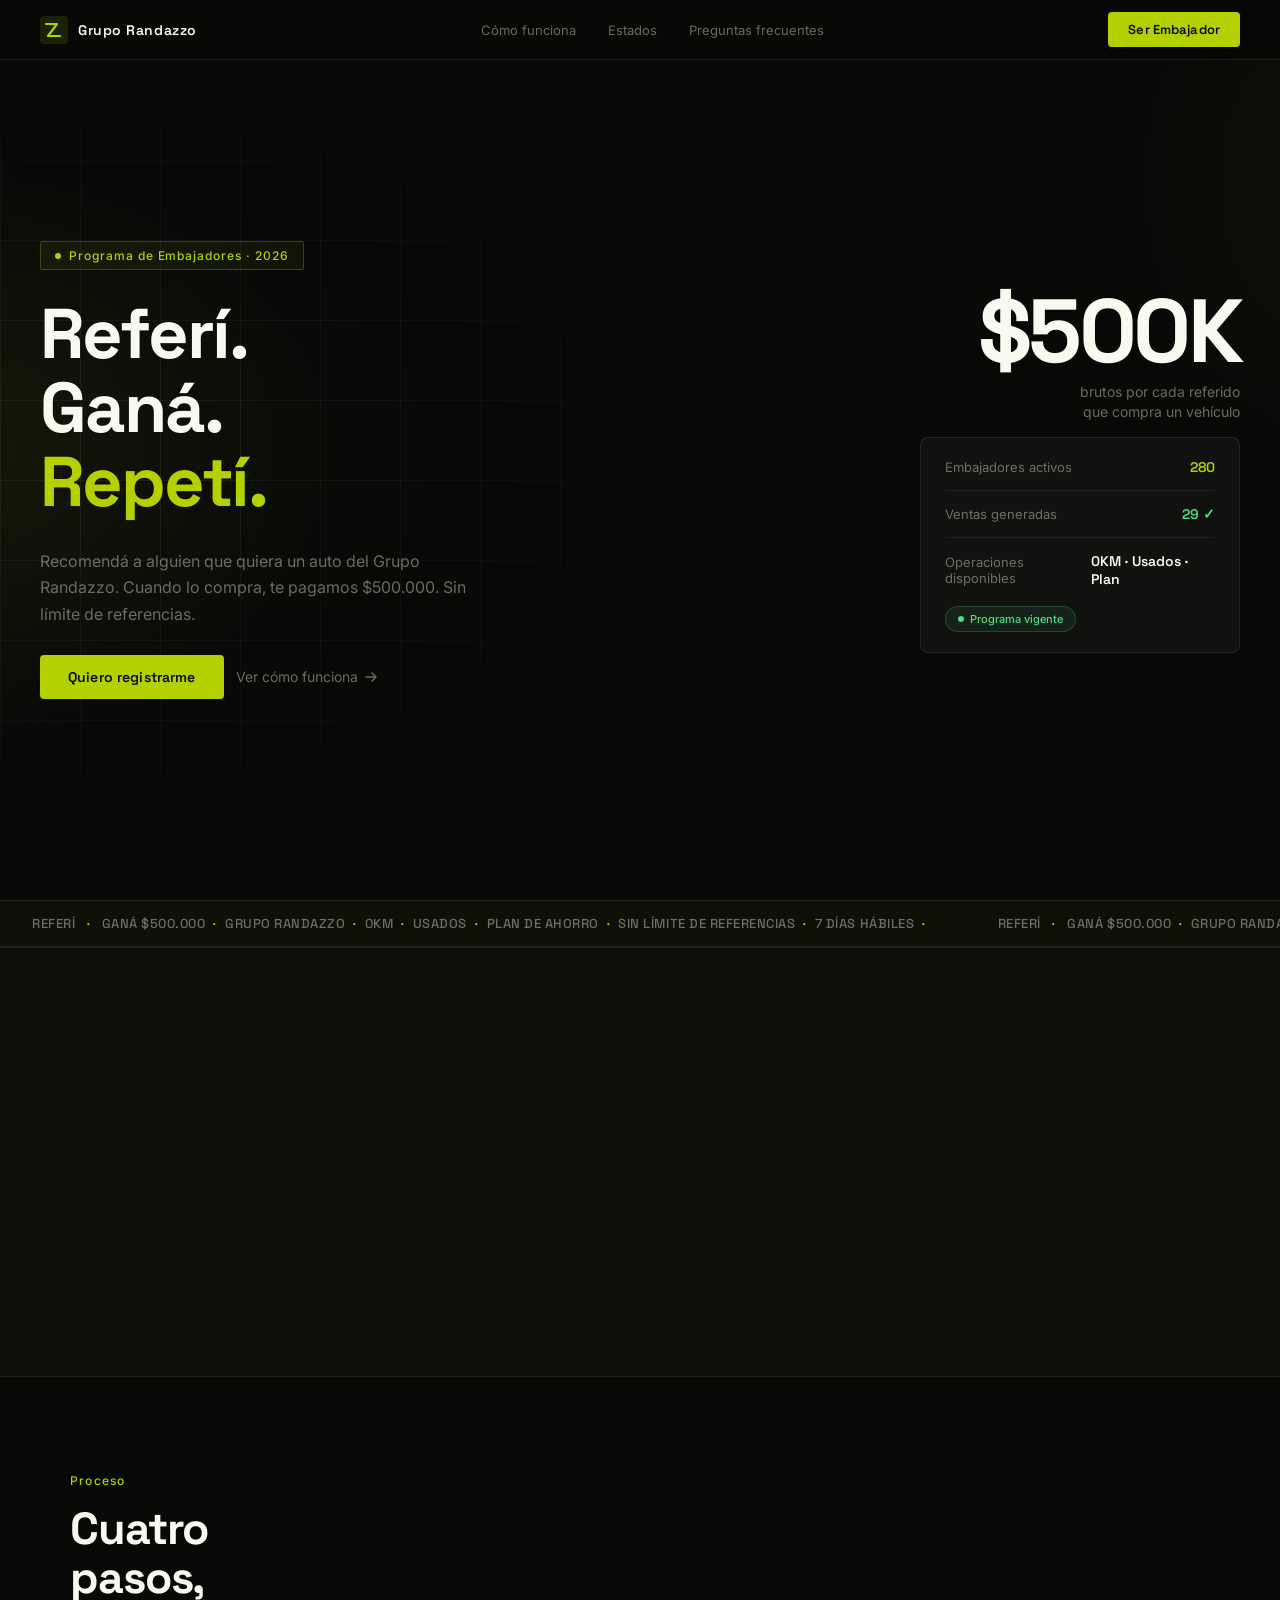
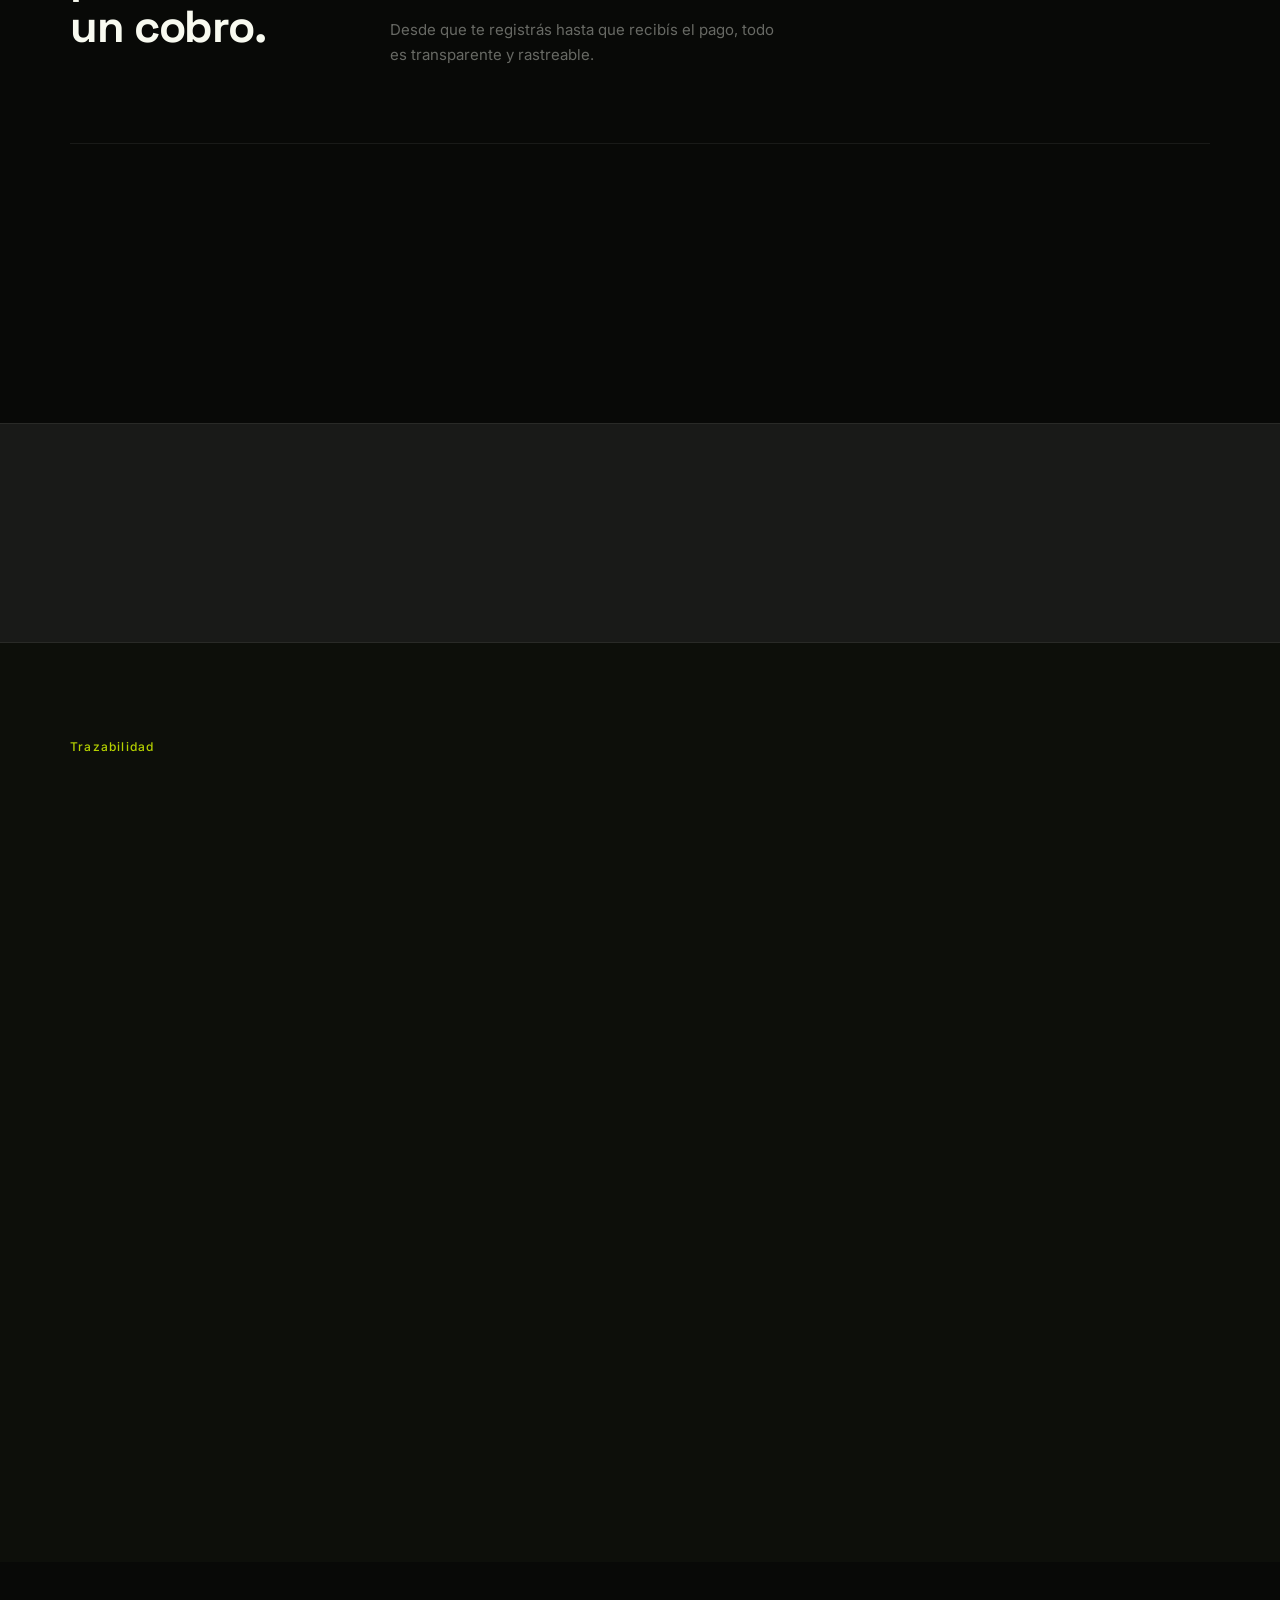
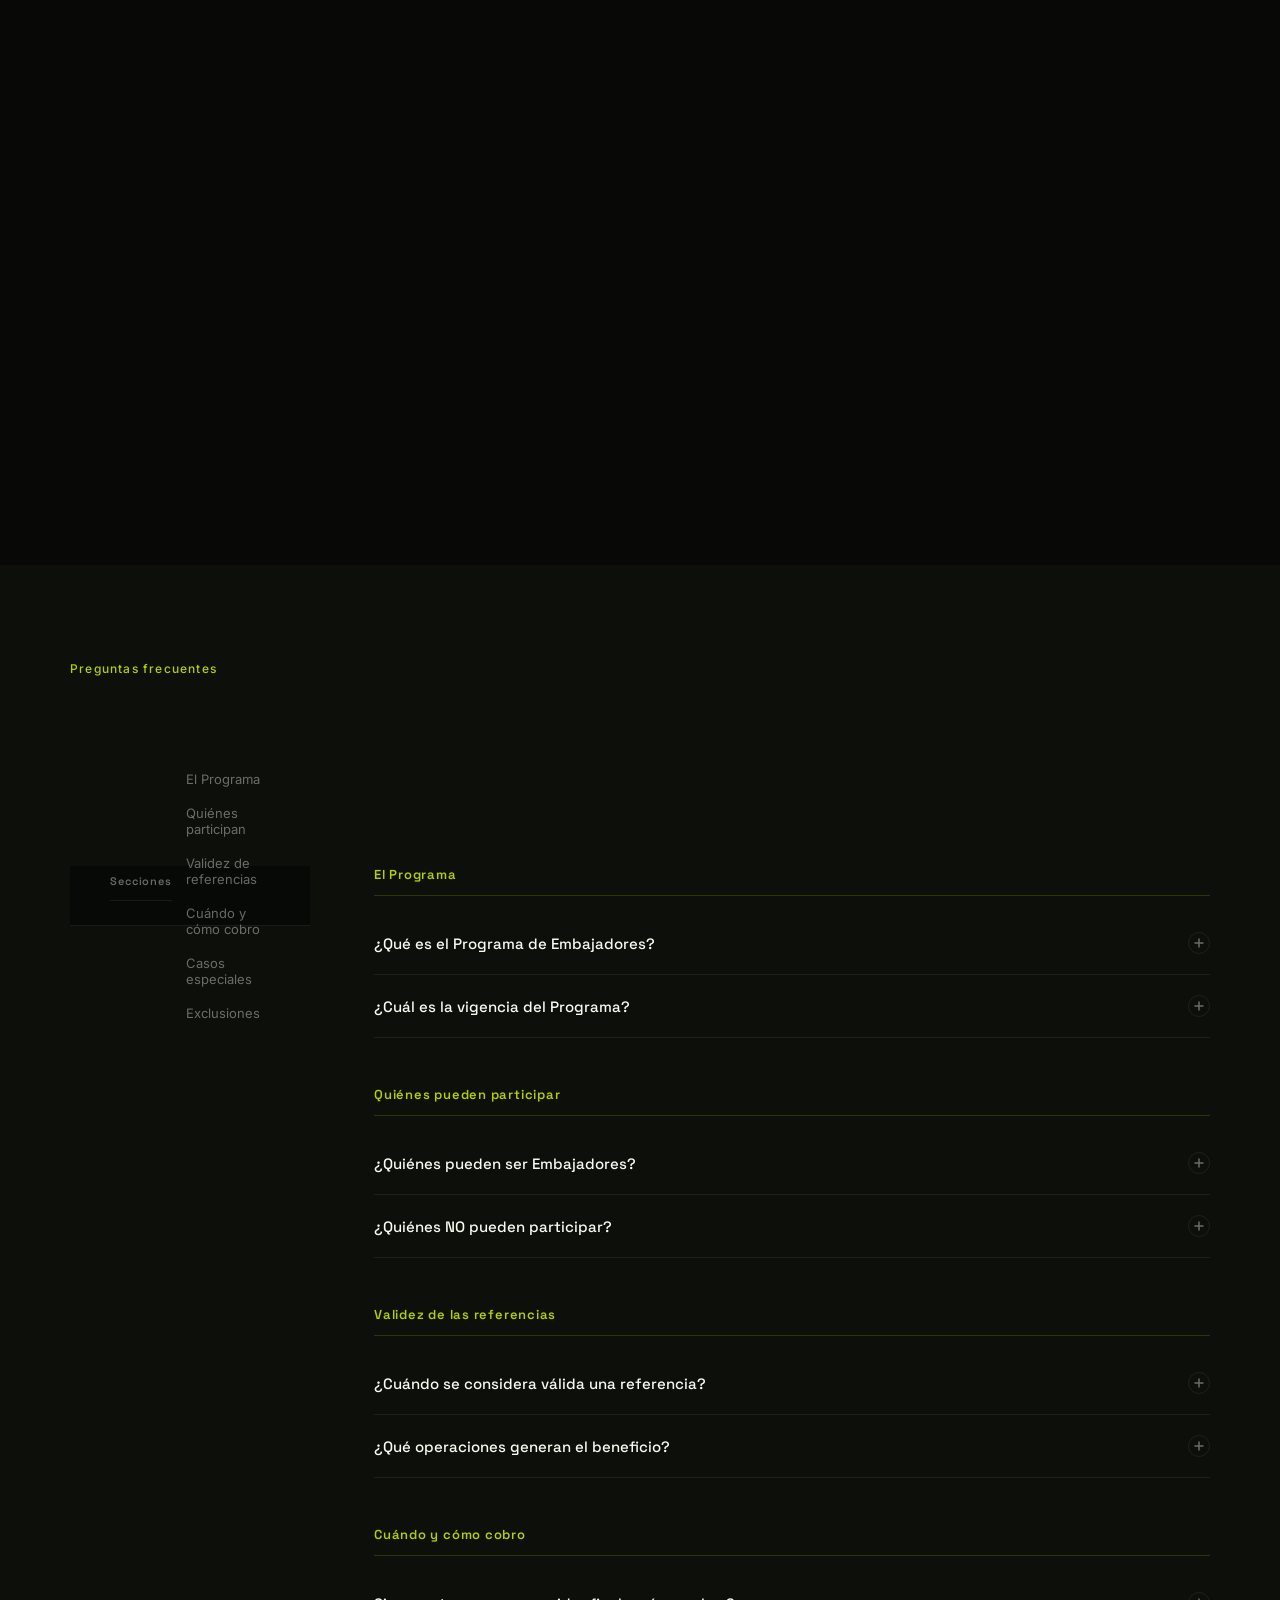
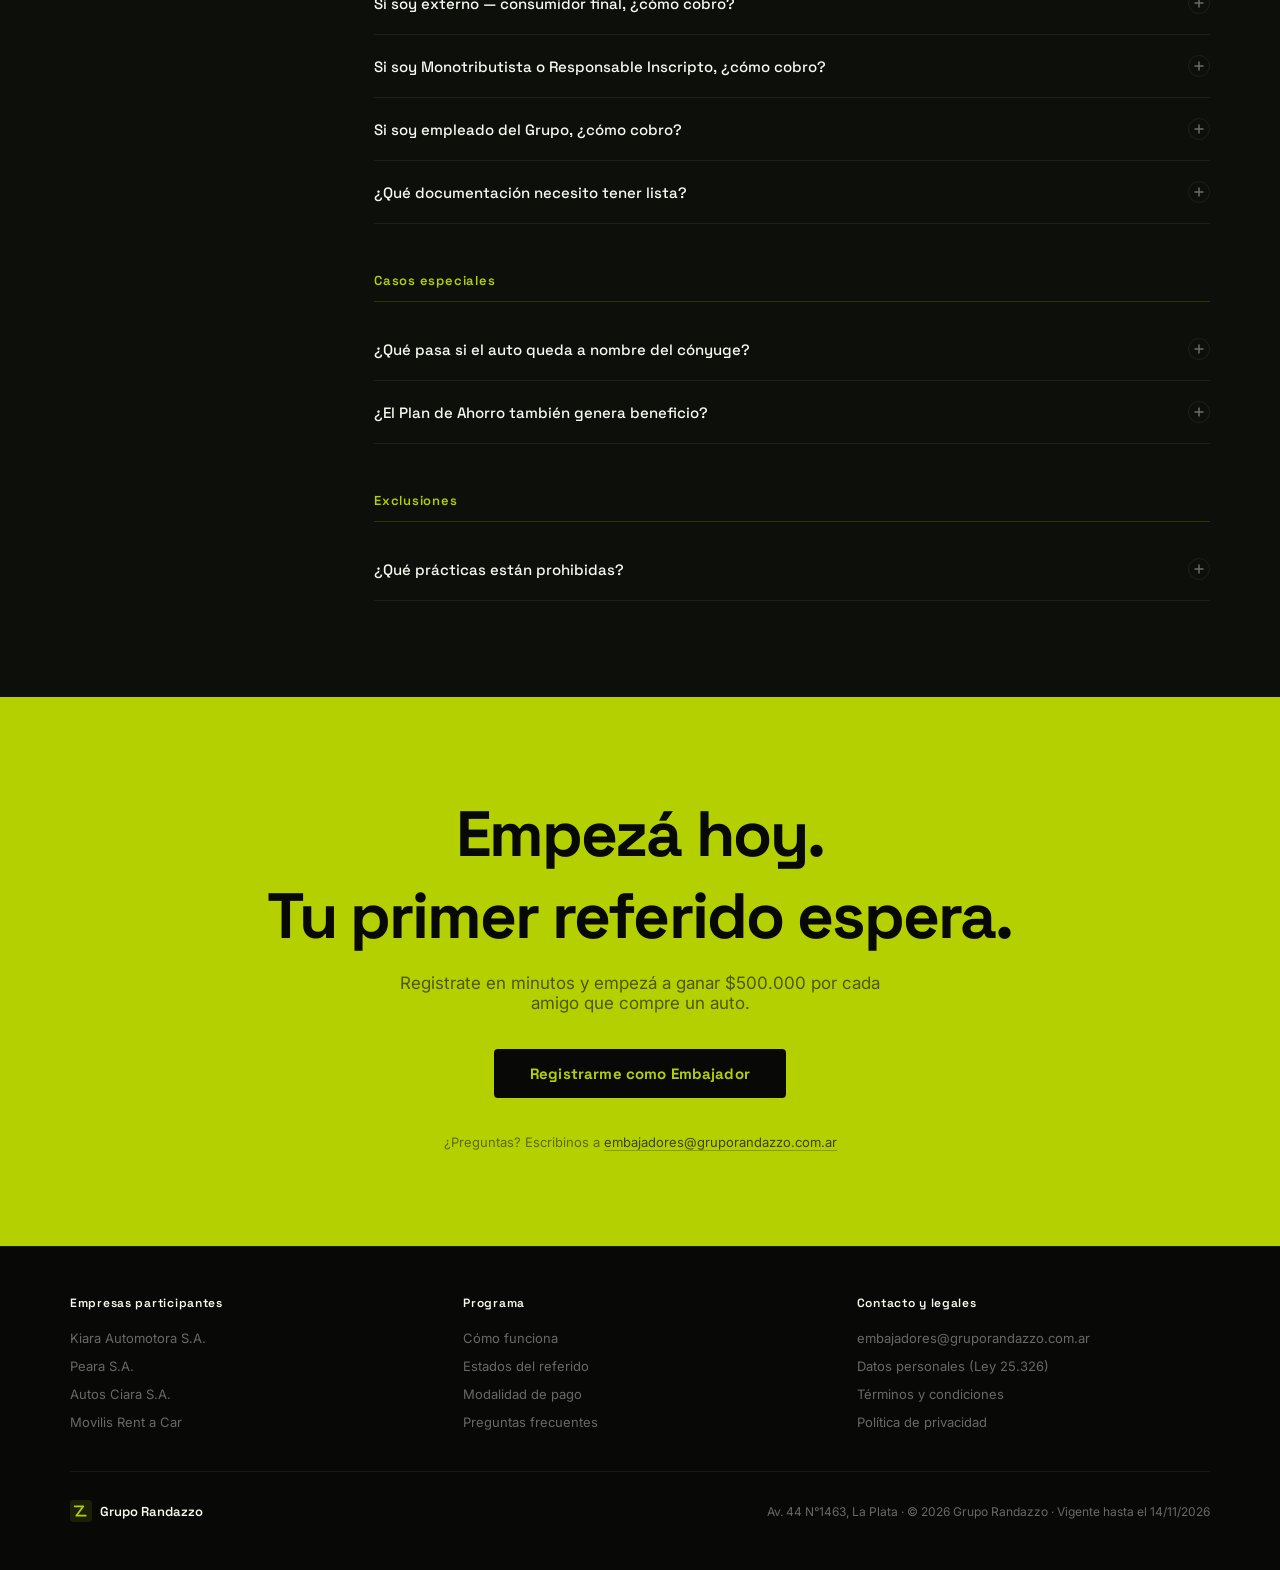
<file: index (1).html>
<!DOCTYPE html>
<html lang="es">
<head>
<meta charset="UTF-8">
<meta name="viewport" content="width=device-width, initial-scale=1, viewport-fit=cover">
<title>Embajadores — Grupo Randazzo</title>
<link rel="preconnect" href="https://fonts.googleapis.com">
<link href="https://fonts.googleapis.com/css2?family=Space+Grotesk:wght@300;400;500;600;700&family=Inter:wght@300;400;500;600&display=swap" rel="stylesheet">
<style>
/* ══════════════════════════════════════
   TOKENS
══════════════════════════════════════ */
:root{
  --ink:     #080907;
  --ink-2:   #0D0F0A;
  --lime:    #B4D000;
  --lime-dim:#7A8D00;
  --white:   #F8FAF0;
  --muted:   rgba(248,250,240,.4);
  --border:  rgba(248,250,240,.07);
  --surface: rgba(248,250,240,.04);
  --ff-h:    'Space Grotesk', sans-serif;
  --ff-b:    'Inter', sans-serif;
}

/* ══════════════════════════════════════
   RESET
══════════════════════════════════════ */
*{margin:0;padding:0;box-sizing:border-box;}
html{scroll-behavior:smooth;font-size:16px;}
body{
  font-family:var(--ff-b);
  background:var(--ink);
  color:var(--white);
  overflow-x:hidden;
  -webkit-font-smoothing:antialiased;
}
a{color:inherit;text-decoration:none;}
img{display:block;max-width:100%;}
@media(prefers-reduced-motion:reduce){
  *,::before,::after{animation-duration:.01ms!important;transition-duration:.01ms!important;}
}

/* ══════════════════════════════════════
   LOADER
══════════════════════════════════════ */
#loader{
  position:fixed;inset:0;
  background:var(--ink);
  z-index:9999;
  display:flex;
  flex-direction:column;
  align-items:center;
  justify-content:center;
  gap:24px;
  perspective:800px;
}
.loader-word{
  display:flex;
  gap:0.04em;
  overflow:hidden;
}
.loader-char{
  font-family:var(--ff-h);
  font-size:clamp(52px,9vw,120px);
  font-weight:700;
  letter-spacing:-0.02em;
  color:var(--white);
  opacity:0;
  transform:translateY(-80px) rotateX(-90deg);
  filter:blur(6px);
  display:inline-block;
  transform-origin:50% 0%;
  animation:charIn .55s cubic-bezier(.22,1,.36,1) forwards;
}
.loader-char.lime{color:var(--lime);}
@keyframes charIn{
  to{opacity:1;transform:translateY(0) rotateX(0deg);filter:blur(0);}
}
.loader-brand{
  font-family:var(--ff-h);
  font-size:12px;
  font-weight:500;
  letter-spacing:.25em;
  color:var(--muted);
  opacity:0;
  animation:fadeUp .4s ease forwards;
}
.loader-line{
  width:48px;height:2px;
  background:var(--lime);
  transform:scaleX(0);
  transform-origin:left;
  animation:lineIn .6s cubic-bezier(.22,1,.36,1) forwards;
}
@keyframes fadeUp{
  from{opacity:0;transform:translateY(10px);}
  to{opacity:1;transform:translateY(0);}
}
@keyframes lineIn{
  to{transform:scaleX(1);}
}
#loader.hide{
  animation:loaderOut .7s cubic-bezier(.76,0,.24,1) forwards;
}
@keyframes loaderOut{
  0%{clip-path:inset(0 0 0 0);}
  100%{clip-path:inset(0 0 100% 0);}
}

/* ══════════════════════════════════════
   NAV
══════════════════════════════════════ */
#main{opacity:0;transition:opacity .5s ease .2s;}
#main.visible{opacity:1;}
nav{
  position:fixed;top:0;left:0;right:0;
  height:60px;z-index:100;
  padding:0 40px;
  display:flex;align-items:center;justify-content:space-between;
  border-bottom:1px solid var(--border);
  background:rgba(8,9,7,.85);
  backdrop-filter:blur(16px);
  -webkit-backdrop-filter:blur(16px);
}
.nav-logo{display:flex;align-items:center;gap:10px;}
.nav-logo svg{width:28px;height:28px;}
.nav-logo-name{
  font-family:var(--ff-h);
  font-size:14px;font-weight:600;
  letter-spacing:.04em;
  color:var(--white);
}
.nav-links{
  display:flex;gap:32px;
  font-size:13px;color:var(--muted);
}
.nav-links a{transition:color .2s;}
.nav-links a:hover{color:var(--white);}
.nav-cta{
  font-family:var(--ff-h);
  font-size:13px;font-weight:600;
  background:var(--lime);color:var(--ink);
  padding:9px 20px;border-radius:4px;
  transition:opacity .2s;letter-spacing:.01em;
}
.nav-cta:hover{opacity:.85;}

/* ══════════════════════════════════════
   HERO
══════════════════════════════════════ */
.hero{
  min-height:100svh;
  padding:120px 40px 80px;
  display:grid;
  grid-template-columns:1fr 1fr;
  gap:40px;
  align-items:center;
  position:relative;
  overflow:hidden;
}
.hero::before{
  content:'';
  position:absolute;inset:0;
  background:
    radial-gradient(ellipse 55% 55% at -5% 50%, rgba(180,208,0,.08) 0%, transparent 60%),
    radial-gradient(ellipse 40% 60% at 110% 20%, rgba(180,208,0,.04) 0%, transparent 60%);
  pointer-events:none;
}
.hero-grid-line{
  position:absolute;inset:0;
  background-image:
    linear-gradient(var(--border) 1px, transparent 1px),
    linear-gradient(90deg, var(--border) 1px, transparent 1px);
  background-size:80px 80px;
  mask-image:radial-gradient(ellipse 70% 70% at 10% 50%, black 0%, transparent 70%);
  pointer-events:none;
}
.hero-left{
  display:flex;flex-direction:column;gap:28px;
  position:relative;z-index:1;
}
.hero-tag{
  display:inline-flex;align-items:center;gap:8px;
  font-size:12px;font-weight:500;letter-spacing:.08em;
  color:var(--lime);
  border:1px solid rgba(180,208,0,.25);
  background:rgba(180,208,0,.06);
  padding:6px 14px;border-radius:2px;
  width:fit-content;
}
.hero-tag::before{
  content:'';width:6px;height:6px;
  border-radius:50%;background:var(--lime);
  animation:pulse 2s ease infinite;
}
@keyframes pulse{
  0%,100%{opacity:1;}50%{opacity:.3;}
}
.hero-h1{
  font-family:var(--ff-h);
  font-size:clamp(40px,5.5vw,72px);
  font-weight:700;
  line-height:1.05;
  letter-spacing:-.03em;
  color:var(--white);
}
.hero-h1 .lime{color:var(--lime);}
.hero-sub{
  font-size:16px;line-height:1.65;
  color:var(--muted);
  max-width:44ch;
}
.hero-actions{display:flex;gap:12px;align-items:center;flex-wrap:wrap;}
.btn-lime{
  font-family:var(--ff-h);
  font-size:14px;font-weight:600;letter-spacing:.01em;
  background:var(--lime);color:var(--ink);
  padding:13px 28px;border-radius:4px;
  transition:opacity .2s;
}
.btn-lime:hover{opacity:.85;}
.btn-ghost{
  font-size:14px;font-weight:400;
  color:var(--muted);
  display:flex;align-items:center;gap:6px;
  padding:13px 0;
  transition:color .2s;
}
.btn-ghost:hover{color:var(--white);}
.btn-ghost svg{transition:transform .2s;}
.btn-ghost:hover svg{transform:translateX(3px);}
.hero-right{
  position:relative;z-index:1;
  display:flex;flex-direction:column;align-items:flex-end;gap:16px;
}
.hero-stat{
  text-align:right;
}
.hero-stat-value{
  font-family:var(--ff-h);
  font-size:clamp(60px,7vw,100px);
  font-weight:700;
  line-height:1;
  letter-spacing:-.04em;
  color:var(--white);
}
.hero-stat-label{
  font-size:14px;color:var(--muted);
  margin-top:6px;
  line-height:1.4;
}
.hero-card{
  background:var(--surface);
  border:1px solid var(--border);
  border-radius:8px;
  padding:20px 24px;
  width:100%;max-width:320px;
  display:flex;flex-direction:column;gap:14px;
}
.hero-card-row{
  display:flex;justify-content:space-between;align-items:center;
  font-size:13px;
}
.hero-card-label{color:var(--muted);}
.hero-card-val{
  font-family:var(--ff-h);
  font-weight:600;font-size:14px;
}
.hero-card-val.green{color:#4ADE80;}
.hero-card-val.lime{color:var(--lime);}
.hero-card-divider{height:1px;background:var(--border);}
.hero-pill{
  display:inline-flex;align-items:center;gap:6px;
  background:rgba(74,222,128,.08);
  border:1px solid rgba(74,222,128,.2);
  border-radius:20px;padding:5px 12px;
  font-size:11px;color:#4ADE80;font-weight:500;
}

/* ══════════════════════════════════════
   TICKER
══════════════════════════════════════ */
.ticker{
  overflow:hidden;
  border-top:1px solid var(--border);
  border-bottom:1px solid var(--border);
  background:rgba(180,208,0,.03);
  padding:14px 0;
  position:relative;
}
.ticker-track{
  display:flex;gap:0;
  animation:tickerMove 22s linear infinite;
  width:max-content;
}
.ticker-item{
  font-family:var(--ff-h);
  font-size:13px;font-weight:500;
  color:var(--muted);
  letter-spacing:.04em;
  padding:0 32px;
  white-space:nowrap;
}
.ticker-item .sep{color:var(--lime);margin:0 8px;}
@keyframes tickerMove{
  from{transform:translateX(0);}
  to{transform:translateX(-50%);}
}

/* ══════════════════════════════════════
   SECTION SHARED
══════════════════════════════════════ */
.s{padding:96px 40px;}
.s-inner{max-width:1140px;margin:0 auto;}
.s-label{
  font-size:12px;font-weight:500;
  color:var(--lime);letter-spacing:.1em;
  margin-bottom:16px;display:block;
}
.s-h2{
  font-family:var(--ff-h);
  font-size:clamp(28px,3.5vw,48px);
  font-weight:700;letter-spacing:-.025em;
  line-height:1.1;color:var(--white);
  margin-bottom:16px;
}
.s-sub{
  font-size:16px;color:var(--muted);
  line-height:1.65;max-width:52ch;
  margin-bottom:56px;
}

/* ══════════════════════════════════════
   BIG NUMBER
══════════════════════════════════════ */
.big-num-section{
  padding:72px 40px;
  border-top:1px solid var(--border);
  border-bottom:1px solid var(--border);
  overflow:hidden;
  background:var(--ink-2);
}
.big-num{
  font-family:var(--ff-h);
  font-size:clamp(80px,16vw,220px);
  font-weight:700;
  letter-spacing:-.04em;
  line-height:.9;
  color:var(--lime);
  white-space:nowrap;
  user-select:none;
}
.big-num-label{
  font-size:16px;color:var(--muted);
  margin-top:24px;
  max-width:480px;
  line-height:1.6;
}
.big-num-note{
  font-size:13px;color:var(--lime-dim);
  margin-top:8px;
}

/* ══════════════════════════════════════
   STEPS
══════════════════════════════════════ */
.steps-header{
  display:grid;grid-template-columns:280px 1fr;
  gap:40px;align-items:end;margin-bottom:56px;
}
.steps-track{
  display:grid;grid-template-columns:repeat(4,1fr);
  position:relative;
}
.steps-track::before{
  content:'';
  position:absolute;
  top:20px;left:0;right:0;
  height:1px;background:var(--border);
}
.step-item{padding:0 0 0 0;padding-top:48px;position:relative;}
.step-num{
  position:absolute;top:0;left:0;
  width:40px;height:40px;
  border-radius:50%;
  border:1px solid var(--border);
  background:var(--ink);
  display:flex;align-items:center;justify-content:center;
  font-family:var(--ff-h);font-size:14px;font-weight:600;
  color:var(--muted);
  transition:border-color .3s,color .3s;
  z-index:1;
}
.step-item.active .step-num{
  border-color:var(--lime);
  color:var(--lime);
  background:rgba(180,208,0,.08);
}
.step-icon{font-size:24px;margin-bottom:14px;}
.step-title{
  font-family:var(--ff-h);
  font-size:16px;font-weight:600;
  margin-bottom:8px;color:var(--white);
}
.step-desc{font-size:13px;color:var(--muted);line-height:1.6;max-width:22ch;}

/* ══════════════════════════════════════
   ESTADOS
══════════════════════════════════════ */
.estados-layout{
  display:grid;grid-template-columns:1fr 360px;
  gap:64px;align-items:start;
}
.estados-list{display:flex;flex-direction:column;gap:1px;}
.estado-item{
  display:grid;grid-template-columns:130px 1fr;
  gap:24px;align-items:start;
  padding:20px 0;
  border-bottom:1px solid var(--border);
  transition:background .2s;
}
.estado-item:last-child{border-bottom:none;}
.estado-tag{
  display:inline-flex;
  padding:5px 12px;border-radius:3px;
  font-family:var(--ff-h);
  font-size:10px;font-weight:700;letter-spacing:.06em;
  white-space:nowrap;
  width:fit-content;
}
.estado-text{font-size:14px;color:var(--muted);line-height:1.55;}
.et-referido   {background:rgba(148,163,184,.12);color:#94A3B8;}
.et-asignado   {background:rgba(14,165,233,.12); color:#38BDF8;}
.et-presupuesto{background:rgba(245,158,11,.12); color:#FCD34D;}
.et-finalizado {background:rgba(100,116,139,.12);color:#94A3B8;}
.et-preventa   {background:rgba(34,197,94,.12);  color:#4ADE80;}
.et-suscripcion{background:rgba(139,92,246,.12); color:#C4B5FD;}
.et-entregado  {background:rgba(180,208,0,.15);  color:var(--lime);border:1px solid rgba(180,208,0,.3);}

.estados-sidebar-card{
  background:var(--surface);
  border:1px solid var(--border);
  border-radius:8px;
  padding:28px;
  position:sticky;top:80px;
}
.sidebar-card-title{
  font-family:var(--ff-h);
  font-size:13px;font-weight:600;
  color:var(--white);
  margin-bottom:24px;
  padding-bottom:16px;
  border-bottom:1px solid var(--border);
}
.rm{display:flex;flex-direction:column;}
.rm-row{display:flex;gap:14px;padding:10px 0;}
.rm-col{display:flex;flex-direction:column;align-items:center;width:12px;flex-shrink:0;}
.rm-dot{width:12px;height:12px;border-radius:50%;flex-shrink:0;}
.rm-seg{width:1px;flex:1;background:var(--border);margin:4px 0;}
.rm-info{}
.rm-state{font-size:11px;font-weight:700;letter-spacing:.04em;margin-bottom:2px;}
.rm-desc{font-size:11px;color:var(--muted);line-height:1.4;}
.rm-pago{
  margin-top:20px;padding-top:16px;
  border-top:1px solid var(--border);
  display:flex;gap:10px;align-items:flex-start;
}
.rm-pago-icon{
  width:28px;height:28px;border-radius:4px;
  background:rgba(180,208,0,.1);
  flex-shrink:0;
  display:flex;align-items:center;justify-content:center;
  font-size:14px;
}
.rm-pago-text{font-size:12px;color:var(--muted);line-height:1.5;}
.rm-pago-text strong{color:var(--lime);}

/* ══════════════════════════════════════
   FAQ
══════════════════════════════════════ */
.faq-layout{
  display:grid;grid-template-columns:240px 1fr;
  gap:64px;align-items:start;
}
.faq-sidebar{
  position:sticky;top:80px;
}
.faq-sidebar-title{
  font-family:var(--ff-h);
  font-size:11px;font-weight:600;
  letter-spacing:.08em;
  color:var(--muted);
  margin-bottom:16px;
  padding-bottom:12px;
  border-bottom:1px solid var(--border);
}
.faq-sidebar-links{display:flex;flex-direction:column;gap:2px;}
.faq-sidebar-link{
  font-size:13px;color:var(--muted);
  padding:8px 12px;border-radius:4px;
  transition:background .15s,color .15s;
  border-left:2px solid transparent;
}
.faq-sidebar-link:hover{
  background:var(--surface);
  color:var(--white);
  border-left-color:var(--lime);
}
.faq-groups{display:flex;flex-direction:column;gap:48px;}
.faq-group-title{
  font-family:var(--ff-h);
  font-size:13px;font-weight:600;
  color:var(--lime);
  letter-spacing:.06em;
  margin-bottom:16px;
  padding-bottom:12px;
  border-bottom:1px solid rgba(180,208,0,.2);
}
.faq-item{border-bottom:1px solid var(--border);}
.faq-btn{
  width:100%;text-align:left;
  background:none;border:none;cursor:pointer;
  padding:20px 0;
  display:flex;align-items:center;justify-content:space-between;
  gap:16px;
}
.faq-btn-text{
  font-family:var(--ff-h);
  font-size:15px;font-weight:500;
  color:var(--white);
  line-height:1.4;
}
.faq-icon{
  width:22px;height:22px;flex-shrink:0;
  border-radius:50%;
  border:1px solid var(--border);
  display:flex;align-items:center;justify-content:center;
  transition:transform .3s,border-color .3s;
}
.faq-icon svg{width:10px;height:10px;stroke:var(--muted);transition:stroke .2s;}
.faq-btn[aria-expanded="true"] .faq-icon{
  transform:rotate(45deg);
  border-color:var(--lime);
}
.faq-btn[aria-expanded="true"] .faq-icon svg{stroke:var(--lime);}
.faq-body{
  max-height:0;overflow:hidden;
  transition:max-height .35s cubic-bezier(.4,0,.2,1);
}
.faq-body-inner{
  padding:0 0 20px;
  font-size:14px;color:var(--muted);
  line-height:1.75;
}
.faq-body-inner p{margin-bottom:10px;}
.faq-body-inner p:last-child{margin-bottom:0;}
.faq-body-inner strong{color:var(--white);}
.faq-note{
  display:flex;gap:10px;
  background:rgba(245,158,11,.07);
  border:1px solid rgba(245,158,11,.2);
  border-radius:4px;
  padding:12px 14px;
  margin-top:12px;
  font-size:13px;color:#FCD34D;
  line-height:1.5;
}
.faq-note .icon{flex-shrink:0;}
.faq-table{
  width:100%;border-collapse:collapse;
  margin-top:12px;font-size:13px;
}
.faq-table th{
  padding:9px 12px;text-align:left;
  font-weight:600;color:var(--white);
  border-bottom:1px solid var(--border);
  font-family:var(--ff-h);font-size:12px;
}
.faq-table td{
  padding:9px 12px;color:var(--muted);
  border-bottom:1px solid var(--border);
}
.faq-table tr:last-child td{border-bottom:none;}

/* ══════════════════════════════════════
   BENEFITS STRIP
══════════════════════════════════════ */
.benefits-strip{
  display:grid;grid-template-columns:repeat(3,1fr);
  gap:1px;
  background:var(--border);
  border-top:1px solid var(--border);
  border-bottom:1px solid var(--border);
}
.benefit-cell{
  background:var(--ink);
  padding:36px 32px;
  transition:background .25s;
}
.benefit-cell:hover{background:var(--ink-2);}
.benefit-icon{font-size:28px;margin-bottom:16px;}
.benefit-title{
  font-family:var(--ff-h);
  font-size:17px;font-weight:600;
  margin-bottom:8px;color:var(--white);
}
.benefit-text{font-size:13px;color:var(--muted);line-height:1.65;}

/* ══════════════════════════════════════
   PAGO SECTION
══════════════════════════════════════ */
.pago-grid{
  display:grid;grid-template-columns:repeat(3,1fr);
  gap:16px;margin-top:16px;
}
.pago-card{
  background:var(--surface);
  border:1px solid var(--border);
  border-radius:6px;
  padding:24px;
  display:flex;flex-direction:column;gap:12px;
}
.pago-type{
  font-family:var(--ff-h);
  font-size:11px;font-weight:700;
  letter-spacing:.06em;
  color:var(--lime);
  background:rgba(180,208,0,.08);
  border-radius:2px;
  padding:4px 10px;
  width:fit-content;
}
.pago-card h4{
  font-family:var(--ff-h);
  font-size:16px;font-weight:600;
  color:var(--white);
}
.pago-row{
  display:flex;justify-content:space-between;align-items:baseline;
  font-size:13px;
}
.pago-row-label{color:var(--muted);}
.pago-row-val{font-weight:500;color:var(--white);}
.pago-divider{height:1px;background:var(--border);}

/* ══════════════════════════════════════
   CTA FINAL
══════════════════════════════════════ */
.cta-final{
  padding:96px 40px;
  background:var(--lime);
  text-align:center;
}
.cta-final-h{
  font-family:var(--ff-h);
  font-size:clamp(36px,5vw,64px);
  font-weight:700;
  letter-spacing:-.03em;
  color:var(--ink);
  margin-bottom:16px;
}
.cta-final-sub{
  font-size:17px;color:rgba(8,9,7,.6);
  margin-bottom:36px;max-width:44ch;margin-left:auto;margin-right:auto;
}
.btn-dark{
  display:inline-block;
  font-family:var(--ff-h);
  font-size:15px;font-weight:700;
  background:var(--ink);color:var(--lime);
  padding:15px 36px;border-radius:4px;
  letter-spacing:.01em;
  transition:opacity .2s;
}
.btn-dark:hover{opacity:.85;}
.cta-contact{
  margin-top:36px;
  font-size:13px;color:rgba(8,9,7,.5);
}
.cta-contact a{
  color:rgba(8,9,7,.7);
  border-bottom:1px solid rgba(8,9,7,.25);
  transition:color .2s;
}
.cta-contact a:hover{color:var(--ink);}

/* ══════════════════════════════════════
   FOOTER
══════════════════════════════════════ */
footer{
  padding:48px 40px;
  border-top:1px solid var(--border);
}
.footer-inner{
  max-width:1140px;margin:0 auto;
  display:grid;grid-template-columns:1fr 1fr 1fr;
  gap:40px;
  padding-bottom:40px;
  border-bottom:1px solid var(--border);
  margin-bottom:28px;
}
.footer-col-title{
  font-family:var(--ff-h);
  font-size:12px;font-weight:600;
  letter-spacing:.06em;
  color:var(--white);
  margin-bottom:16px;
}
.footer-links{list-style:none;display:flex;flex-direction:column;gap:8px;}
.footer-links a{font-size:13px;color:var(--muted);transition:color .2s;}
.footer-links a:hover{color:var(--white);}
.footer-bottom{
  max-width:1140px;margin:0 auto;
  display:flex;justify-content:space-between;align-items:center;
  font-size:12px;color:var(--muted);
}
.footer-logo{display:flex;align-items:center;gap:8px;}
.footer-logo svg{width:22px;height:22px;}
.footer-logo-name{
  font-family:var(--ff-h);
  font-size:13px;font-weight:600;color:var(--white);
}

/* ══════════════════════════════════════
   SCROLL REVEAL
══════════════════════════════════════ */
.reveal{
  opacity:0;
  transform:translateY(28px);
  transition:opacity .6s ease,transform .6s ease;
}
.reveal.in{opacity:1;transform:none;}
.reveal-delay-1{transition-delay:.1s;}
.reveal-delay-2{transition-delay:.2s;}
.reveal-delay-3{transition-delay:.3s;}

/* ══════════════════════════════════════
   RESPONSIVE
══════════════════════════════════════ */
@media(max-width:960px){
  .hero{grid-template-columns:1fr;padding-top:100px;}
  .hero-right{align-items:flex-start;}
  .hero-stat-value{font-size:clamp(48px,10vw,80px);}
  .steps-header{grid-template-columns:1fr;}
  .steps-track{grid-template-columns:1fr 1fr;gap:32px 16px;}
  .steps-track::before{display:none;}
  .step-item{padding-top:56px;}
  .estados-layout,.faq-layout{grid-template-columns:1fr;}
  .estados-sidebar-card,.faq-sidebar{position:static;}
  .pago-grid,.benefits-strip,footer .footer-inner{grid-template-columns:1fr;}
  .benefits-strip{gap:0;}
  .benefit-cell{border-bottom:1px solid var(--border);}
  nav{padding:0 20px;}
  .nav-links{display:none;}
  .s{padding:64px 20px;}
  .hero{padding:100px 20px 64px;}
  .big-num-section,.cta-final,footer{padding-left:20px;padding-right:20px;}
  .ticker{display:none;}
}
@media(max-width:600px){
  .steps-track{grid-template-columns:1fr;}
  .footer-inner{grid-template-columns:1fr;}
  .big-num{font-size:clamp(56px,18vw,100px);}
}
</style>
</head>
<body>

<!-- ══════════════════════════
     LOADER
══════════════════════════ -->
<div id="loader" aria-hidden="true">
  <div class="loader-word" id="loaderWord"></div>
  <div class="loader-brand" id="loaderBrand" style="animation-delay:1.4s">GRUPO RANDAZZO</div>
  <div class="loader-line" id="loaderLine" style="animation-delay:1.6s"></div>
</div>

<!-- ══════════════════════════
     MAIN
══════════════════════════ -->
<div id="main">

<!-- NAV -->
<nav>
  <a href="#" class="nav-logo">
    <svg viewBox="0 0 28 28" fill="none" xmlns="http://www.w3.org/2000/svg">
      <rect width="28" height="28" rx="4" fill="rgba(180,208,0,0.12)"/>
      <path d="M6 8h11l-9 12h12" stroke="#B4D000" stroke-width="2.2" stroke-linecap="round" stroke-linejoin="round"/>
    </svg>
    <span class="nav-logo-name">Grupo Randazzo</span>
  </a>
  <div class="nav-links">
    <a href="#como-funciona">Cómo funciona</a>
    <a href="#estados">Estados</a>
    <a href="#faq">Preguntas frecuentes</a>
  </div>
  <a href="#registrarme" class="nav-cta">Ser Embajador</a>
</nav>

<!-- HERO -->
<section class="hero">
  <div class="hero-grid-line"></div>

  <div class="hero-left">
    <div class="hero-tag">Programa de Embajadores · 2026</div>
    <h1 class="hero-h1">Referí.<br>Ganá.<br><span class="lime">Repetí.</span></h1>
    <p class="hero-sub">Recomendá a alguien que quiera un auto del Grupo Randazzo. Cuando lo compra, te pagamos $500.000. Sin límite de referencias.</p>
    <div class="hero-actions">
      <a href="#registrarme" class="btn-lime">Quiero registrarme</a>
      <a href="#como-funciona" class="btn-ghost">
        Ver cómo funciona
        <svg width="14" height="14" viewBox="0 0 14 14" fill="none"><path d="M2 7h10M8 3l4 4-4 4" stroke="currentColor" stroke-width="1.5" stroke-linecap="round" stroke-linejoin="round"/></svg>
      </a>
    </div>
  </div>

  <div class="hero-right">
    <div class="hero-stat">
      <div class="hero-stat-value">$500K</div>
      <div class="hero-stat-label">brutos por cada referido<br>que compra un vehículo</div>
    </div>
    <div class="hero-card">
      <div class="hero-card-row">
        <span class="hero-card-label">Embajadores activos</span>
        <span class="hero-card-val lime">280</span>
      </div>
      <div class="hero-card-divider"></div>
      <div class="hero-card-row">
        <span class="hero-card-label">Ventas generadas</span>
        <span class="hero-card-val green">29 ✓</span>
      </div>
      <div class="hero-card-divider"></div>
      <div class="hero-card-row">
        <span class="hero-card-label">Operaciones disponibles</span>
        <span class="hero-card-val" style="color:var(--white)">0KM · Usados · Plan</span>
      </div>
      <div style="margin-top:4px">
        <span class="hero-pill">
          <svg width="6" height="6" viewBox="0 0 6 6"><circle cx="3" cy="3" r="3" fill="#4ADE80"/></svg>
          Programa vigente
        </span>
      </div>
    </div>
  </div>
</section>

<!-- TICKER -->
<div class="ticker" aria-hidden="true">
  <div class="ticker-track">
    <div class="ticker-item">REFERÍ <span class="sep">·</span> GANÁ $500.000<span class="sep">·</span>GRUPO RANDAZZO<span class="sep">·</span>0KM<span class="sep">·</span>USADOS<span class="sep">·</span>PLAN DE AHORRO<span class="sep">·</span>SIN LÍMITE DE REFERENCIAS<span class="sep">·</span>7 DÍAS HÁBILES<span class="sep">·</span></div>
    <div class="ticker-item">REFERÍ <span class="sep">·</span> GANÁ $500.000<span class="sep">·</span>GRUPO RANDAZZO<span class="sep">·</span>0KM<span class="sep">·</span>USADOS<span class="sep">·</span>PLAN DE AHORRO<span class="sep">·</span>SIN LÍMITE DE REFERENCIAS<span class="sep">·</span>7 DÍAS HÁBILES<span class="sep">·</span></div>
    <div class="ticker-item">REFERÍ <span class="sep">·</span> GANÁ $500.000<span class="sep">·</span>GRUPO RANDAZZO<span class="sep">·</span>0KM<span class="sep">·</span>USADOS<span class="sep">·</span>PLAN DE AHORRO<span class="sep">·</span>SIN LÍMITE DE REFERENCIAS<span class="sep">·</span>7 DÍAS HÁBILES<span class="sep">·</span></div>
  </div>
</div>

<!-- BIG NUMBER -->
<section class="big-num-section">
  <div style="max-width:1140px;margin:0 auto">
    <div class="big-num reveal">$500.000</div>
    <p class="big-num-label reveal reveal-delay-1">Por cada persona que referís y compra un vehículo en Grupo Randazzo. Sin límite: cuantos más referidos, más cobrás.</p>
    <p class="big-num-note reveal reveal-delay-2">Monto bruto. El neto varía según condición fiscal del Embajador.</p>
  </div>
</section>

<!-- CÓMO FUNCIONA -->
<section class="s" id="como-funciona">
  <div class="s-inner">
    <div class="steps-header">
      <div>
        <span class="s-label">Proceso</span>
        <h2 class="s-h2">Cuatro pasos,<br>un cobro.</h2>
      </div>
      <p style="font-size:15px;color:var(--muted);line-height:1.65;max-width:44ch;align-self:end">Desde que te registrás hasta que recibís el pago, todo es transparente y rastreable.</p>
    </div>
    <div class="steps-track">
      <div class="step-item active reveal">
        <div class="step-num">1</div>
        <div class="step-icon"><svg width="24" height="24" viewBox="0 0 24 24" fill="none" stroke="#B4D000" stroke-width="1.6" stroke-linecap="round"><rect x="8" y="2" width="8" height="4" rx="1"/><path d="M6 4H5a2 2 0 00-2 2v14a2 2 0 002 2h14a2 2 0 002-2V6a2 2 0 00-2-2h-1"/><path d="M9 12h6M9 16h4"/></svg></div>
        <div class="step-title">Registrate</div>
        <div class="step-desc">Completá el formulario. En hasta 3 horas hábiles recibís tu link único personal.</div>
      </div>
      <div class="step-item reveal reveal-delay-1">
        <div class="step-num">2</div>
        <div class="step-icon"><svg width="24" height="24" viewBox="0 0 24 24" fill="none" stroke="#B4D000" stroke-width="1.6" stroke-linecap="round" stroke-linejoin="round"><path d="M10 13a5 5 0 007.54.54l3-3a5 5 0 00-7.07-7.07l-1.72 1.71"/><path d="M14 11a5 5 0 00-7.54-.54l-3 3a5 5 0 007.07 7.07l1.71-1.71"/></svg></div>
        <div class="step-title">Compartí tu link</div>
        <div class="step-desc">Envialo por WhatsApp o mail a quien quiera comprar un auto.</div>
      </div>
      <div class="step-item reveal reveal-delay-2">
        <div class="step-num">3</div>
        <div class="step-icon"><svg width="24" height="24" viewBox="0 0 24 24" fill="none" stroke="#B4D000" stroke-width="1.6" stroke-linecap="round" stroke-linejoin="round"><path d="M5 17H3v-5l2.5-5h11l2.5 5v5h-2"/><circle cx="7.5" cy="17" r="1.5"/><circle cx="16.5" cy="17" r="1.5"/><path d="M5 12h14"/></svg></div>
        <div class="step-title">Tu referido compra</div>
        <div class="step-desc">Nuestro equipo lo acompaña hasta la entrega. Vos seguís el estado online.</div>
      </div>
      <div class="step-item reveal reveal-delay-3">
        <div class="step-num">4</div>
        <div class="step-icon"><svg width="24" height="24" viewBox="0 0 24 24" fill="none" stroke="#B4D000" stroke-width="1.6" stroke-linecap="round" stroke-linejoin="round"><rect x="2" y="6" width="20" height="12" rx="2"/><path d="M12 12a2 2 0 100-4 2 2 0 000 4z"/><path d="M6 12h.01M18 12h.01"/></svg></div>
        <div class="step-title">Cobrás</div>
        <div class="step-desc">7 días hábiles desde la entrega, el pago llega a tu cuenta.</div>
      </div>
    </div>
  </div>
</section>

<!-- BENEFITS STRIP -->
<div class="benefits-strip">
  <div class="benefit-cell reveal">
    <div class="benefit-icon"><svg width="28" height="28" viewBox="0 0 24 24" fill="none" stroke="#B4D000" stroke-width="1.5" stroke-linecap="round" stroke-linejoin="round"><path d="M12 2C8.13 2 5 5.13 5 9c0 5.25 7 13 7 13s7-7.75 7-13c0-3.87-3.13-7-7-7z"/><circle cx="12" cy="9" r="2.5"/></svg></div>
    <div class="benefit-title">Seguimiento en tiempo real</div>
    <div class="benefit-text">Cada referido tiene un estado visible en tu panel. Sabés exactamente en qué etapa está en todo momento.</div>
  </div>
  <div class="benefit-cell reveal reveal-delay-1">
    <div class="benefit-icon"><svg width="28" height="28" viewBox="0 0 24 24" fill="none" stroke="#B4D000" stroke-width="1.5" stroke-linecap="round" stroke-linejoin="round"><rect x="2" y="4" width="20" height="16" rx="2"/><path d="M2 7l10 7 10-7"/></svg></div>
    <div class="benefit-title">Notificaciones automáticas</div>
    <div class="benefit-text">Recibís un mail cada vez que tu referido avanza de estado, desde que se asigna hasta que se entrega el auto.</div>
  </div>
  <div class="benefit-cell reveal reveal-delay-2">
    <div class="benefit-icon"><svg width="28" height="28" viewBox="0 0 24 24" fill="none" stroke="#B4D000" stroke-width="1.5" stroke-linecap="round"><path d="M12 12c-2-2.5-4-4-6-4a4 4 0 000 8c2 0 4-1.5 6-4zm0 0c2 2.5 4 4 6 4a4 4 0 000-8c-2 0-4 1.5-6 4z"/></svg></div>
    <div class="benefit-title">Sin límite de referencias</div>
    <div class="benefit-text">Cada referido que compra genera un beneficio. No hay tope: cuantos más referidos exitosos, más cobrás.</div>
  </div>
</div>

<!-- ESTADOS -->
<section class="s" id="estados" style="background:var(--ink-2)">
  <div class="s-inner">
    <span class="s-label">Trazabilidad</span>
    <h2 class="s-h2 reveal">¿En qué estado está<br>tu referido?</h2>
    <p class="s-sub reveal">Cada referido avanza por etapas. El estado <strong style="color:var(--lime)">Entregado</strong> es el que activa tu pago.</p>

    <div class="estados-layout">
      <div class="estados-list">
        <div class="estado-item reveal">
          <span class="estado-tag et-referido">REFERIDO</span>
          <span class="estado-text">El referido se cargó con éxito. El equipo comercial tomará contacto próximamente.</span>
        </div>
        <div class="estado-item reveal">
          <span class="estado-tag et-asignado">ASIGNADO</span>
          <span class="estado-text">Ya está siendo atendido por un asesor comercial de Grupo Randazzo.</span>
        </div>
        <div class="estado-item reveal">
          <span class="estado-tag et-presupuesto">PRESUPUESTO</span>
          <span class="estado-text">Recibió un presupuesto por el vehículo de interés. La negociación está activa.</span>
        </div>
        <div class="estado-item reveal">
          <span class="estado-tag et-finalizado">FINALIZADO</span>
          <span class="estado-text">El referido no realizó una operación. Este estado no genera beneficio.</span>
        </div>
        <div class="estado-item reveal">
          <span class="estado-tag et-preventa">PREVENTA</span>
          <span class="estado-text">Se generó una preventa. La operación está confirmada. ¡Muy cerca del cobro!</span>
        </div>
        <div class="estado-item reveal">
          <span class="estado-tag et-suscripcion">SUSCRIPCION</span>
          <span class="estado-text">El referido realizó una suscripción al Plan de Ahorro. También genera el beneficio.</span>
        </div>
        <div class="estado-item reveal">
          <span class="estado-tag et-entregado">ENTREGADO</span>
          <span class="estado-text" style="color:var(--white)"><strong>El vehículo fue entregado.</strong> La operación está en condiciones de generar el pago de tu beneficio.</span>
        </div>
      </div>

      <div class="estados-sidebar-card reveal">
        <div class="sidebar-card-title">Camino al cobro</div>
        <div class="rm">
          <div class="rm-row">
            <div class="rm-col"><div class="rm-dot" style="background:#94A3B8"></div><div class="rm-seg"></div></div>
            <div class="rm-info"><div class="rm-state" style="color:#94A3B8">REFERIDO</div><div class="rm-desc">Ingresado al sistema</div></div>
          </div>
          <div class="rm-row">
            <div class="rm-col"><div class="rm-dot" style="background:#38BDF8"></div><div class="rm-seg"></div></div>
            <div class="rm-info"><div class="rm-state" style="color:#38BDF8">ASIGNADO</div><div class="rm-desc">Con asesor comercial</div></div>
          </div>
          <div class="rm-row">
            <div class="rm-col"><div class="rm-dot" style="background:#FCD34D"></div><div class="rm-seg"></div></div>
            <div class="rm-info"><div class="rm-state" style="color:#FCD34D">PRESUPUESTO</div><div class="rm-desc">Oferta enviada</div></div>
          </div>
          <div class="rm-row">
            <div class="rm-col"><div class="rm-dot" style="background:#4ADE80"></div><div class="rm-seg"></div></div>
            <div class="rm-info"><div class="rm-state" style="color:#4ADE80">PREVENTA / SUSCRIPCIÓN</div><div class="rm-desc">Operación confirmada</div></div>
          </div>
          <div class="rm-row">
            <div class="rm-col"><div class="rm-dot" style="background:var(--lime);box-shadow:0 0 0 4px rgba(180,208,0,.15)"></div></div>
            <div class="rm-info"><div class="rm-state" style="color:var(--lime)">ENTREGADO ✓</div><div class="rm-desc" style="color:var(--lime);opacity:.7">Tu beneficio se activa</div></div>
          </div>
        </div>
        <div class="rm-pago">
          <div class="rm-pago-icon"><svg width="16" height="16" viewBox="0 0 24 24" fill="none" stroke="#B4D000" stroke-width="1.6" stroke-linecap="round" stroke-linejoin="round"><rect x="2" y="6" width="20" height="12" rx="2"/><path d="M12 12a2 2 0 100-4 2 2 0 000 4z"/></svg></div>
          <div class="rm-pago-text">Desde <strong>ENTREGADO</strong>, Finanzas procesa tu pago en <strong>7 días hábiles</strong>.</div>
        </div>
      </div>
    </div>
  </div>
</section>

<!-- PAGOS -->
<section class="s" id="pagos">
  <div class="s-inner">
    <span class="s-label reveal">Modalidad de pago</span>
    <h2 class="s-h2 reveal">¿Cómo y cuándo cobrás?</h2>
    <p class="s-sub reveal">El mecanismo de pago depende de tu condición como Embajador.</p>
    <div class="pago-grid">
      <div class="pago-card reveal">
        <span class="pago-type">Consumidor final</span>
        <h4>Transferencia bancaria</h4>
        <div class="pago-divider"></div>
        <div class="pago-row"><span class="pago-row-label">Cuenta</span><span class="pago-row-val">CBU del formulario</span></div>
        <div class="pago-row"><span class="pago-row-label">Plazo</span><span class="pago-row-val">7 días hábiles</span></div>
        <div class="pago-row"><span class="pago-row-label">Doc. requerida</span><span class="pago-row-val">Solo CBU</span></div>
        <div style="font-size:11px;color:#FCD34D;margin-top:4px">No se aceptan CVU</div>
      </div>
      <div class="pago-card reveal reveal-delay-1">
        <span class="pago-type">Mono / Resp. Inscripto</span>
        <h4>Transferencia con factura</h4>
        <div class="pago-divider"></div>
        <div class="pago-row"><span class="pago-row-label">Cuenta</span><span class="pago-row-val">CBU del Embajador</span></div>
        <div class="pago-row"><span class="pago-row-label">Plazo</span><span class="pago-row-val">7 días hábiles*</span></div>
        <div class="pago-row"><span class="pago-row-label">Doc. requerida</span><span class="pago-row-val">Factura B o C</span></div>
        <div style="font-size:11px;color:var(--muted);margin-top:4px">*Desde entrega o recepción de factura, lo último</div>
      </div>
      <div class="pago-card reveal reveal-delay-2">
        <span class="pago-type">Empleado del Grupo</span>
        <h4>Con el próximo sueldo</h4>
        <div class="pago-divider"></div>
        <div class="pago-row"><span class="pago-row-label">Modalidad</span><span class="pago-row-val">Efectivo</span></div>
        <div class="pago-row"><span class="pago-row-label">Gestión</span><span class="pago-row-val">RRHH</span></div>
        <div class="pago-row"><span class="pago-row-label">Doc. requerida</span><span class="pago-row-val">Recibo de conformidad</span></div>
      </div>
    </div>
  </div>
</section>

<!-- FAQ -->
<section class="s" id="faq" style="background:var(--ink-2)">
  <div class="s-inner">
    <span class="s-label">Preguntas frecuentes</span>
    <h2 class="s-h2 reveal">Todo lo que necesitás saber.</h2>
    <p class="s-sub reveal">Bases y condiciones del Programa de Embajadores del Grupo Randazzo.</p>

    <div class="faq-layout">
      <nav class="faq-sidebar">
        <div class="faq-sidebar-title">Secciones</div>
        <div class="faq-sidebar-links">
          <a href="#fq-programa" class="faq-sidebar-link">El Programa</a>
          <a href="#fq-participar" class="faq-sidebar-link">Quiénes participan</a>
          <a href="#fq-validez" class="faq-sidebar-link">Validez de referencias</a>
          <a href="#fq-pago" class="faq-sidebar-link">Cuándo y cómo cobro</a>
          <a href="#fq-casos" class="faq-sidebar-link">Casos especiales</a>
          <a href="#fq-exclusion" class="faq-sidebar-link">Exclusiones</a>
        </div>
      </nav>

      <div class="faq-groups">

        <div id="fq-programa">
          <div class="faq-group-title">El Programa</div>
          <div class="faq-item">
            <button class="faq-btn" aria-expanded="false">
              <span class="faq-btn-text">¿Qué es el Programa de Embajadores?</span>
              <span class="faq-icon"><svg viewBox="0 0 10 10" fill="none"><path d="M5 1v8M1 5h8" stroke-width="1.5" stroke-linecap="round"/></svg></span>
            </button>
            <div class="faq-body"><div class="faq-body-inner"><p>Es un programa organizado por las empresas del Grupo Randazzo (KIARA AUTOMOTORA S.A., PEARA S.A., AUTOS CIARA S.A. y MOVILIS RENT A CAR) mediante el cual quienes se registren como Embajadores pueden recomendar a terceros la compra de vehículos y, cuando esa recomendación deriva en una venta efectiva, reciben un beneficio económico de <strong>$500.000 brutos</strong>.</p></div></div>
          </div>
          <div class="faq-item">
            <button class="faq-btn" aria-expanded="false">
              <span class="faq-btn-text">¿Cuál es la vigencia del Programa?</span>
              <span class="faq-icon"><svg viewBox="0 0 10 10" fill="none"><path d="M5 1v8M1 5h8" stroke-width="1.5" stroke-linecap="round"/></svg></span>
            </button>
            <div class="faq-body"><div class="faq-body-inner"><p>El Programa tiene una vigencia inicial de tres (3) meses desde su publicación. El Grupo podrá extenderlo, suspenderlo o finalizarlo anticipadamente con comunicación previa. La finalización no afecta los beneficios ya devengados.</p></div></div>
          </div>
        </div>

        <div id="fq-participar">
          <div class="faq-group-title">Quiénes pueden participar</div>
          <div class="faq-item">
            <button class="faq-btn" aria-expanded="false">
              <span class="faq-btn-text">¿Quiénes pueden ser Embajadores?</span>
              <span class="faq-icon"><svg viewBox="0 0 10 10" fill="none"><path d="M5 1v8M1 5h8" stroke-width="1.5" stroke-linecap="round"/></svg></span>
            </button>
            <div class="faq-body"><div class="faq-body-inner"><p>Puede participar cualquier persona física mayor de 18 años con capacidad para contratar, incluyendo personas externas al Grupo y empleados del Grupo que no se desempeñen en el área comercial de ventas.</p><p>Los externos se registran por el formulario web. Los empleados, por un canal interno gestionado por Recursos Humanos.</p></div></div>
          </div>
          <div class="faq-item">
            <button class="faq-btn" aria-expanded="false">
              <span class="faq-btn-text">¿Quiénes NO pueden participar?</span>
              <span class="faq-icon"><svg viewBox="0 0 10 10" fill="none"><path d="M5 1v8M1 5h8" stroke-width="1.5" stroke-linecap="round"/></svg></span>
            </button>
            <div class="faq-body"><div class="faq-body-inner"><p>No pueden participar como Embajadores: el personal del área comercial de ventas del Grupo, quienes hayan proporcionado datos falsos, ni quienes hayan sido excluidos por incumplimiento previo.</p><p>No puede ser Referido: el propio Embajador (auto-referencias inválidas), ni quien sea cliente activo del Grupo con negociación vigente al momento de la referencia, salvo que hayan transcurrido más de 12 meses desde el último contacto.</p></div></div>
          </div>
        </div>

        <div id="fq-validez">
          <div class="faq-group-title">Validez de las referencias</div>
          <div class="faq-item">
            <button class="faq-btn" aria-expanded="false">
              <span class="faq-btn-text">¿Cuándo se considera válida una referencia?</span>
              <span class="faq-icon"><svg viewBox="0 0 10 10" fill="none"><path d="M5 1v8M1 5h8" stroke-width="1.5" stroke-linecap="round"/></svg></span>
            </button>
            <div class="faq-body"><div class="faq-body-inner"><p>Una referencia es válida cuando fue registrada <strong>antes</strong> del primer contacto comercial del Referido con el Grupo, y el enlace del Embajador fue utilizado en ese primer ingreso.</p><p>Respecto a contactos previos:<br>— Menos de 90 días: no válida.<br>— Entre 90 días y 12 meses: revisión manual.<br>— Más de 12 meses: puede considerarse válida.</p></div></div>
          </div>
          <div class="faq-item">
            <button class="faq-btn" aria-expanded="false">
              <span class="faq-btn-text">¿Qué operaciones generan el beneficio?</span>
              <span class="faq-icon"><svg viewBox="0 0 10 10" fill="none"><path d="M5 1v8M1 5h8" stroke-width="1.5" stroke-linecap="round"/></svg></span>
            </button>
            <div class="faq-body"><div class="faq-body-inner"><p>Generan el beneficio las compras de vehículos 0KM, usados o suscripciones a Planes de Ahorro, siempre que se haya producido la entrega efectiva del vehículo o la suscripción al plan.</p><p>No generan beneficio: consultas, presupuestos, test drives, reservas, señas, solicitudes de crédito ni operaciones que no se perfeccionen.</p></div></div>
          </div>
        </div>

        <div id="fq-pago">
          <div class="faq-group-title">Cuándo y cómo cobro</div>
          <div class="faq-item">
            <button class="faq-btn" aria-expanded="false">
              <span class="faq-btn-text">Si soy externo — consumidor final, ¿cómo cobro?</span>
              <span class="faq-icon"><svg viewBox="0 0 10 10" fill="none"><path d="M5 1v8M1 5h8" stroke-width="1.5" stroke-linecap="round"/></svg></span>
            </button>
            <div class="faq-body"><div class="faq-body-inner"><p>El pago se realiza mediante <strong>transferencia bancaria al CBU</strong> que registraste en el formulario de inscripción, dentro de los <strong>7 días hábiles</strong> desde la entrega del vehículo.</p><div class="faq-note"><span class="icon"><svg width="16" height="16" viewBox="0 0 24 24" fill="none" stroke="#FCD34D" stroke-width="1.8" stroke-linecap="round" stroke-linejoin="round"><path d="M10.29 3.86L1.82 18a2 2 0 001.71 3h16.94a2 2 0 001.71-3L13.71 3.86a2 2 0 00-3.42 0z"/><line x1="12" y1="9" x2="12" y2="13"/><line x1="12" y1="17" x2="12.01" y2="17"/></svg></span><span>No se aceptan billeteras virtuales (CVU). El beneficio se acredita únicamente en cuenta bancaria (CBU).</span></div></div></div>
          </div>
          <div class="faq-item">
            <button class="faq-btn" aria-expanded="false">
              <span class="faq-btn-text">Si soy Monotributista o Responsable Inscripto, ¿cómo cobro?</span>
              <span class="faq-icon"><svg viewBox="0 0 10 10" fill="none"><path d="M5 1v8M1 5h8" stroke-width="1.5" stroke-linecap="round"/></svg></span>
            </button>
            <div class="faq-body"><div class="faq-body-inner"><p>Debés emitir la factura correspondiente a nombre de la Empresa Participante: <strong>Factura C</strong> si sos Monotributista, <strong>Factura B</strong> con IVA discriminado si sos Responsable Inscripto.</p><p>El pago se realiza dentro de los <strong>7 días hábiles</strong> desde la entrega del vehículo o desde la recepción de la factura válida, lo que ocurra último. El Grupo practica las retenciones impositivas que correspondan e informa el neto antes de procesar el pago.</p></div></div>
          </div>
          <div class="faq-item">
            <button class="faq-btn" aria-expanded="false">
              <span class="faq-btn-text">Si soy empleado del Grupo, ¿cómo cobro?</span>
              <span class="faq-icon"><svg viewBox="0 0 10 10" fill="none"><path d="M5 1v8M1 5h8" stroke-width="1.5" stroke-linecap="round"/></svg></span>
            </button>
            <div class="faq-body"><div class="faq-body-inner"><p>El beneficio es gestionado por el área de Recursos Humanos. Una vez producida la entrega del vehículo o la suscripción al Plan de Ahorro, el pago se realiza <strong>con el próximo sueldo correspondiente</strong>, en efectivo. El empleado firma un recibo de conformidad interno como respaldo.</p></div></div>
          </div>
          <div class="faq-item">
            <button class="faq-btn" aria-expanded="false">
              <span class="faq-btn-text">¿Qué documentación necesito tener lista?</span>
              <span class="faq-icon"><svg viewBox="0 0 10 10" fill="none"><path d="M5 1v8M1 5h8" stroke-width="1.5" stroke-linecap="round"/></svg></span>
            </button>
            <div class="faq-body"><div class="faq-body-inner">
              <table class="faq-table">
                <tr><th>Tipo</th><th>Documentación</th></tr>
                <tr><td>Consumidor final</td><td>CBU registrado en el formulario</td></tr>
                <tr><td>Monotributista</td><td>Factura C + CBU</td></tr>
                <tr><td>Resp. Inscripto</td><td>Factura B con IVA + CBU</td></tr>
                <tr><td>Empleado</td><td>Ninguna — gestiona RRHH</td></tr>
              </table>
            </div></div>
          </div>
        </div>

        <div id="fq-casos">
          <div class="faq-group-title">Casos especiales</div>
          <div class="faq-item">
            <button class="faq-btn" aria-expanded="false">
              <span class="faq-btn-text">¿Qué pasa si el auto queda a nombre del cónyuge?</span>
              <span class="faq-icon"><svg viewBox="0 0 10 10" fill="none"><path d="M5 1v8M1 5h8" stroke-width="1.5" stroke-linecap="round"/></svg></span>
            </button>
            <div class="faq-body"><div class="faq-body-inner"><p>Cuando el crédito queda a nombre de una persona distinta al Referido, el vendedor debe vincular manualmente el código del Embajador a la preventa antes del cierre. Sin esa vinculación, el beneficio no puede procesarse.</p><div class="faq-note"><span class="icon"><svg width="16" height="16" viewBox="0 0 24 24" fill="none" stroke="#FCD34D" stroke-width="1.8" stroke-linecap="round" stroke-linejoin="round"><path d="M10.29 3.86L1.82 18a2 2 0 001.71 3h16.94a2 2 0 001.71-3L13.71 3.86a2 2 0 00-3.42 0z"/><line x1="12" y1="9" x2="12" y2="13"/><line x1="12" y1="17" x2="12.01" y2="17"/></svg></span><span>Si sabés que la operación puede quedar a nombre de un familiar o cónyuge, avisá al área comercial o a Finanzas en el momento de la operación.</span></div></div></div>
          </div>
          <div class="faq-item">
            <button class="faq-btn" aria-expanded="false">
              <span class="faq-btn-text">¿El Plan de Ahorro también genera beneficio?</span>
              <span class="faq-icon"><svg viewBox="0 0 10 10" fill="none"><path d="M5 1v8M1 5h8" stroke-width="1.5" stroke-linecap="round"/></svg></span>
            </button>
            <div class="faq-body"><div class="faq-body-inner"><p>Sí. Cuando el Referido suscribe un Plan de Ahorro, el beneficio se considera devengado una vez que la suscripción fue perfeccionada. El estado en el sistema aparece como <strong>SUSCRIPCION</strong>.</p></div></div>
          </div>
        </div>

        <div id="fq-exclusion">
          <div class="faq-group-title">Exclusiones</div>
          <div class="faq-item">
            <button class="faq-btn" aria-expanded="false">
              <span class="faq-btn-text">¿Qué prácticas están prohibidas?</span>
              <span class="faq-icon"><svg viewBox="0 0 10 10" fill="none"><path d="M5 1v8M1 5h8" stroke-width="1.5" stroke-linecap="round"/></svg></span>
            </button>
            <div class="faq-body"><div class="faq-body-inner"><p>Auto-referencias · Datos falsos · Referencias posteriores al primer contacto · Manipulación del sistema · Cobrar dinero a los Referidos en nombre del Grupo · Usar marcas del Grupo sin autorización · Cualquier conducta fraudulenta.</p></div></div>
          </div>
        </div>

      </div>
    </div>
  </div>
</section>

<!-- CTA FINAL -->
<section class="cta-final" id="registrarme">
  <h2 class="cta-final-h">Empezá hoy.<br>Tu primer referido espera.</h2>
  <p class="cta-final-sub">Registrate en minutos y empezá a ganar $500.000 por cada amigo que compre un auto.</p>
  <a href="#" class="btn-dark">Registrarme como Embajador</a>
  <div class="cta-contact">
    ¿Preguntas? Escribinos a <a href="mailto:embajadores@gruporandazzo.com.ar">embajadores@gruporandazzo.com.ar</a>
  </div>
</section>

<!-- FOOTER -->
<footer>
  <div class="footer-inner">
    <div>
      <div class="footer-col-title">Empresas participantes</div>
      <ul class="footer-links">
        <li><a href="#">Kiara Automotora S.A.</a></li>
        <li><a href="#">Peara S.A.</a></li>
        <li><a href="#">Autos Ciara S.A.</a></li>
        <li><a href="#">Movilis Rent a Car</a></li>
      </ul>
    </div>
    <div>
      <div class="footer-col-title">Programa</div>
      <ul class="footer-links">
        <li><a href="#como-funciona">Cómo funciona</a></li>
        <li><a href="#estados">Estados del referido</a></li>
        <li><a href="#pagos">Modalidad de pago</a></li>
        <li><a href="#faq">Preguntas frecuentes</a></li>
      </ul>
    </div>
    <div>
      <div class="footer-col-title">Contacto y legales</div>
      <ul class="footer-links">
        <li><a href="mailto:embajadores@gruporandazzo.com.ar">embajadores@gruporandazzo.com.ar</a></li>
        <li><a href="mailto:legales@gruporandazzo.com.ar">Datos personales (Ley 25.326)</a></li>
        <li><a href="#">Términos y condiciones</a></li>
        <li><a href="#">Política de privacidad</a></li>
      </ul>
    </div>
  </div>
  <div class="footer-bottom" style="max-width:1140px;margin:0 auto">
    <div class="footer-logo">
      <svg width="22" height="22" viewBox="0 0 28 28" fill="none"><rect width="28" height="28" rx="4" fill="rgba(180,208,0,0.12)"/><path d="M6 8h11l-9 12h12" stroke="#B4D000" stroke-width="2.2" stroke-linecap="round" stroke-linejoin="round"/></svg>
      <span class="footer-logo-name">Grupo Randazzo</span>
    </div>
    <div style="font-size:12px;color:var(--muted)">
      Av. 44 N°1463, La Plata · © 2026 Grupo Randazzo · Vigente hasta el 14/11/2026
    </div>
  </div>
</footer>

</div><!-- /#main -->

<script>
/* ══════════════════════════
   LOADER
══════════════════════════ */
const word = 'EMBAJADORES';
const loaderWord = document.getElementById('loaderWord');

word.split('').forEach((ch, i) => {
  const span = document.createElement('span');
  span.className = 'loader-char' + (i === 0 ? ' lime' : '');
  span.textContent = ch;
  span.style.animationDelay = (i * 0.07 + 0.1) + 's';
  loaderWord.appendChild(span);
});

const totalDelay = (word.length * 70 + 100) + 900;
setTimeout(() => {
  document.getElementById('loader').classList.add('hide');
  const main = document.getElementById('main');
  main.classList.add('visible');
  setTimeout(() => {
    document.getElementById('loader').style.display = 'none';
    initScrollReveal();
  }, 700);
}, totalDelay);

/* ══════════════════════════
   SCROLL REVEAL
══════════════════════════ */
function initScrollReveal() {
  const els = document.querySelectorAll('.reveal');
  const obs = new IntersectionObserver((entries) => {
    entries.forEach(e => {
      if (e.isIntersecting) {
        e.target.classList.add('in');
        obs.unobserve(e.target);
      }
    });
  }, { threshold: 0.12, rootMargin: '0px 0px -40px 0px' });
  els.forEach(el => obs.observe(el));
}

/* ══════════════════════════
   FAQ ACCORDION
══════════════════════════ */
document.querySelectorAll('.faq-btn').forEach(btn => {
  btn.addEventListener('click', () => {
    const expanded = btn.getAttribute('aria-expanded') === 'true';
    // close all
    document.querySelectorAll('.faq-btn').forEach(b => {
      b.setAttribute('aria-expanded', 'false');
      b.nextElementSibling.style.maxHeight = null;
    });
    // open clicked
    if (!expanded) {
      btn.setAttribute('aria-expanded', 'true');
      const body = btn.nextElementSibling;
      body.style.maxHeight = body.scrollHeight + 'px';
    }
  });
});

/* ══════════════════════════
   SMOOTH SCROLL
══════════════════════════ */
document.querySelectorAll('a[href^="#"]').forEach(a => {
  a.addEventListener('click', e => {
    const target = document.querySelector(a.getAttribute('href'));
    if (target) {
      e.preventDefault();
      target.scrollIntoView({ behavior: 'smooth', block: 'start' });
    }
  });
});
</script>

</body>
</html>
</file>
